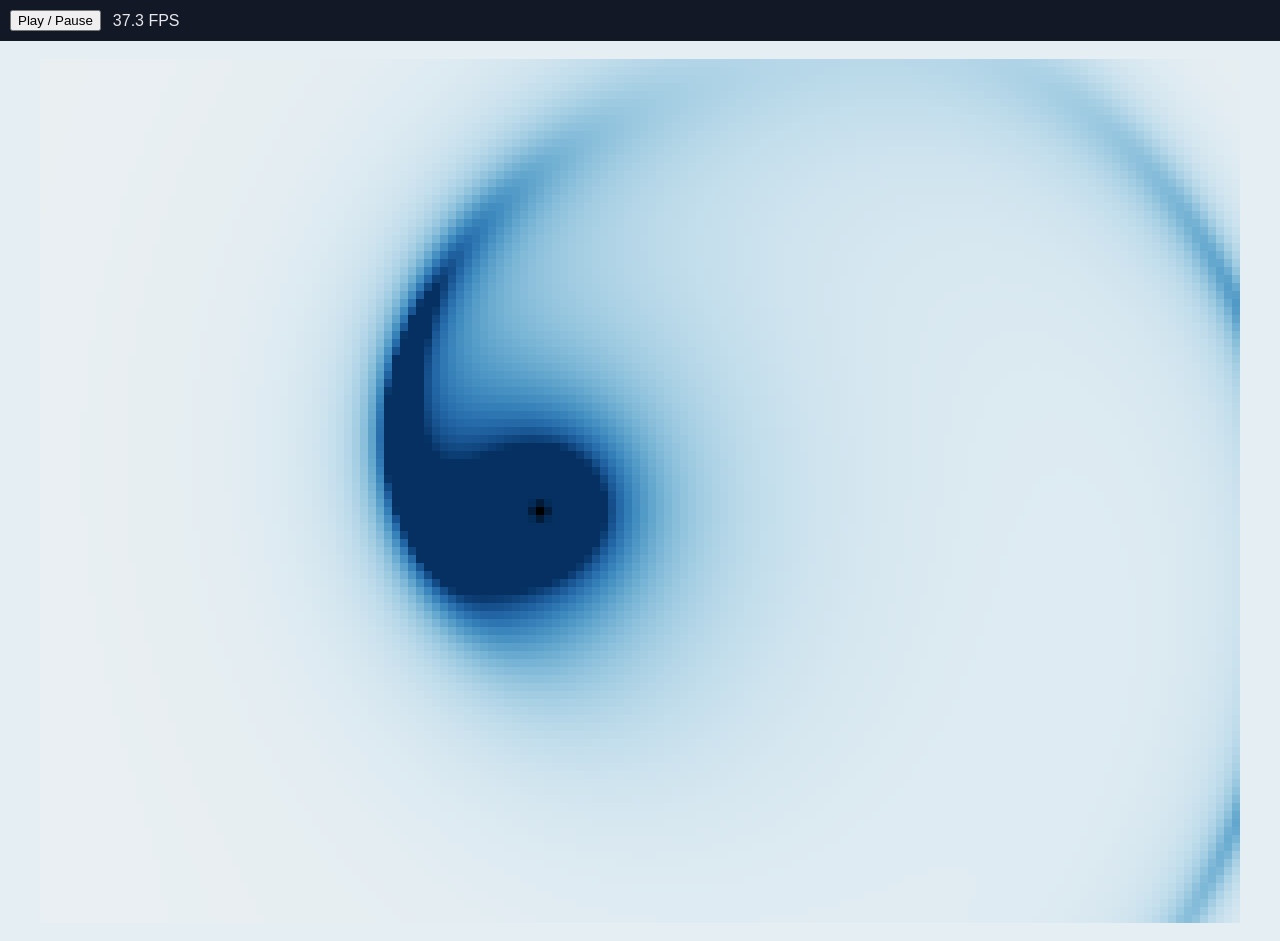
<file: demos/lw/index.html>
<!DOCTYPE html>
<html lang="en">
<head>
  <meta charset="UTF-8" />
  <title>Liénard–Wiechert Potential Explorer (WASM)</title>
  <style>
    html { height: 100%; }
    body { margin: 0; font-family: sans-serif; background: #e5eef2; height: 100%; }
    #ui { padding: 10px; display: flex; gap: 12px; align-items: center; background: #121826; color: #e6e6eb; }
    canvas { display: block; position: relative; margin-left: auto; margin-right: auto; top: 50%; transform: translateY(-50%); }
    #display { height: 100%; }
  </style>
</head>
<body>
<div id="ui">
  <button id="play">Play / Pause</button>
  <span id="framerate">0 FPS</span>
</div>
<div id="display">
  <canvas id="canvas"></canvas>
</div>

<script type="module" src="bootstrap.js"></script>
</body>
</html>
</file>
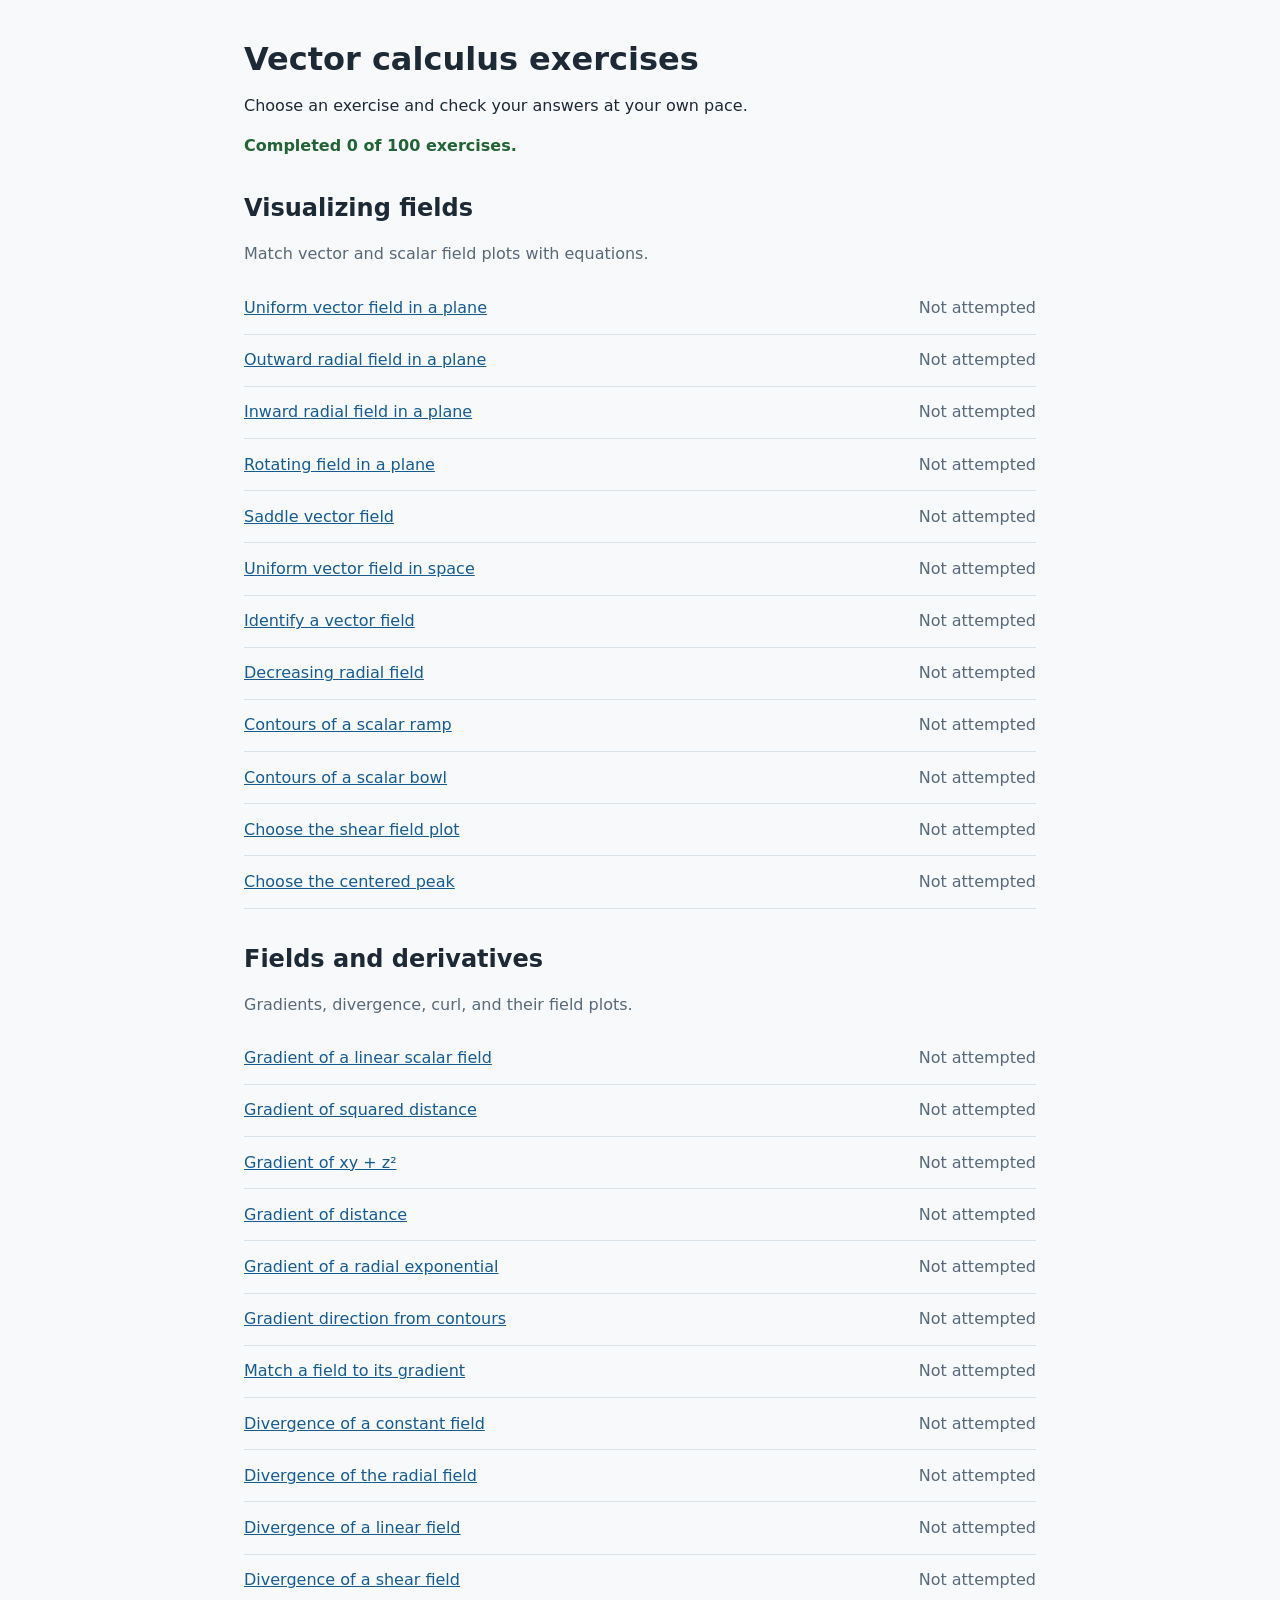
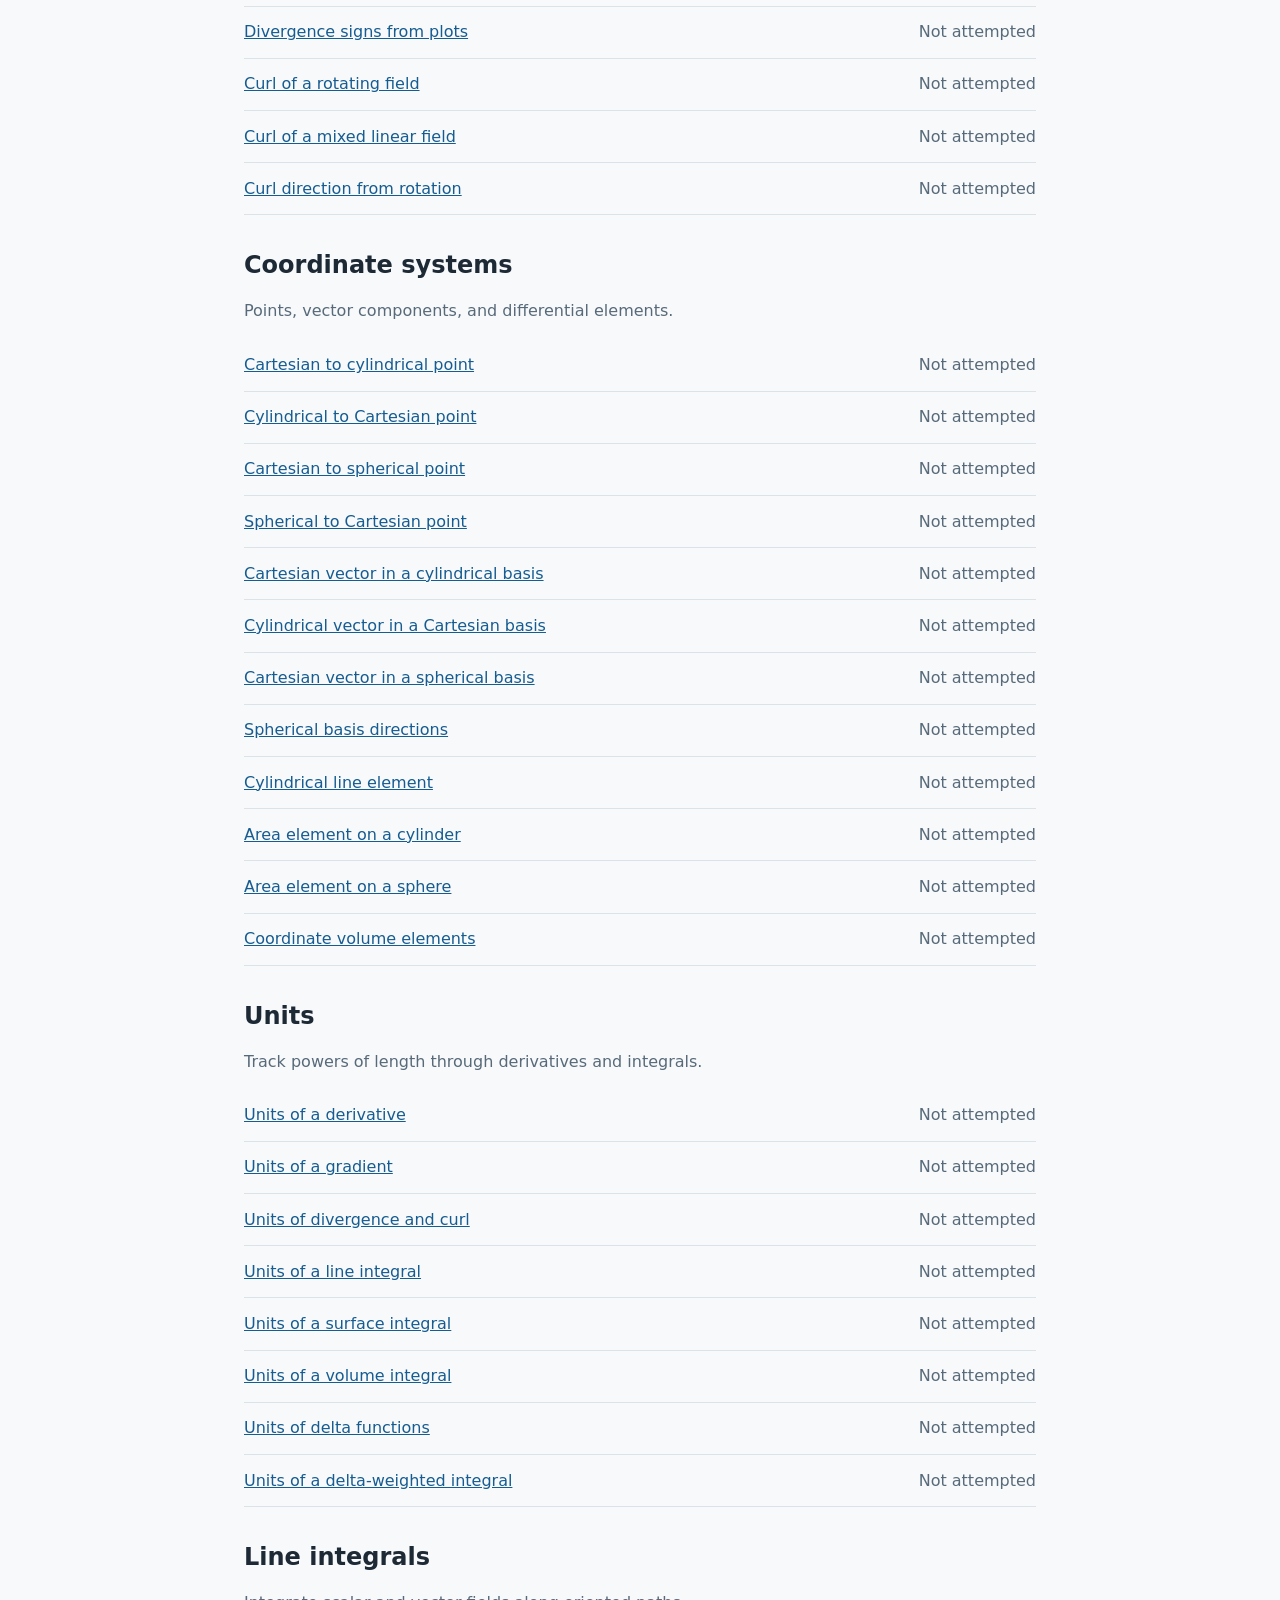
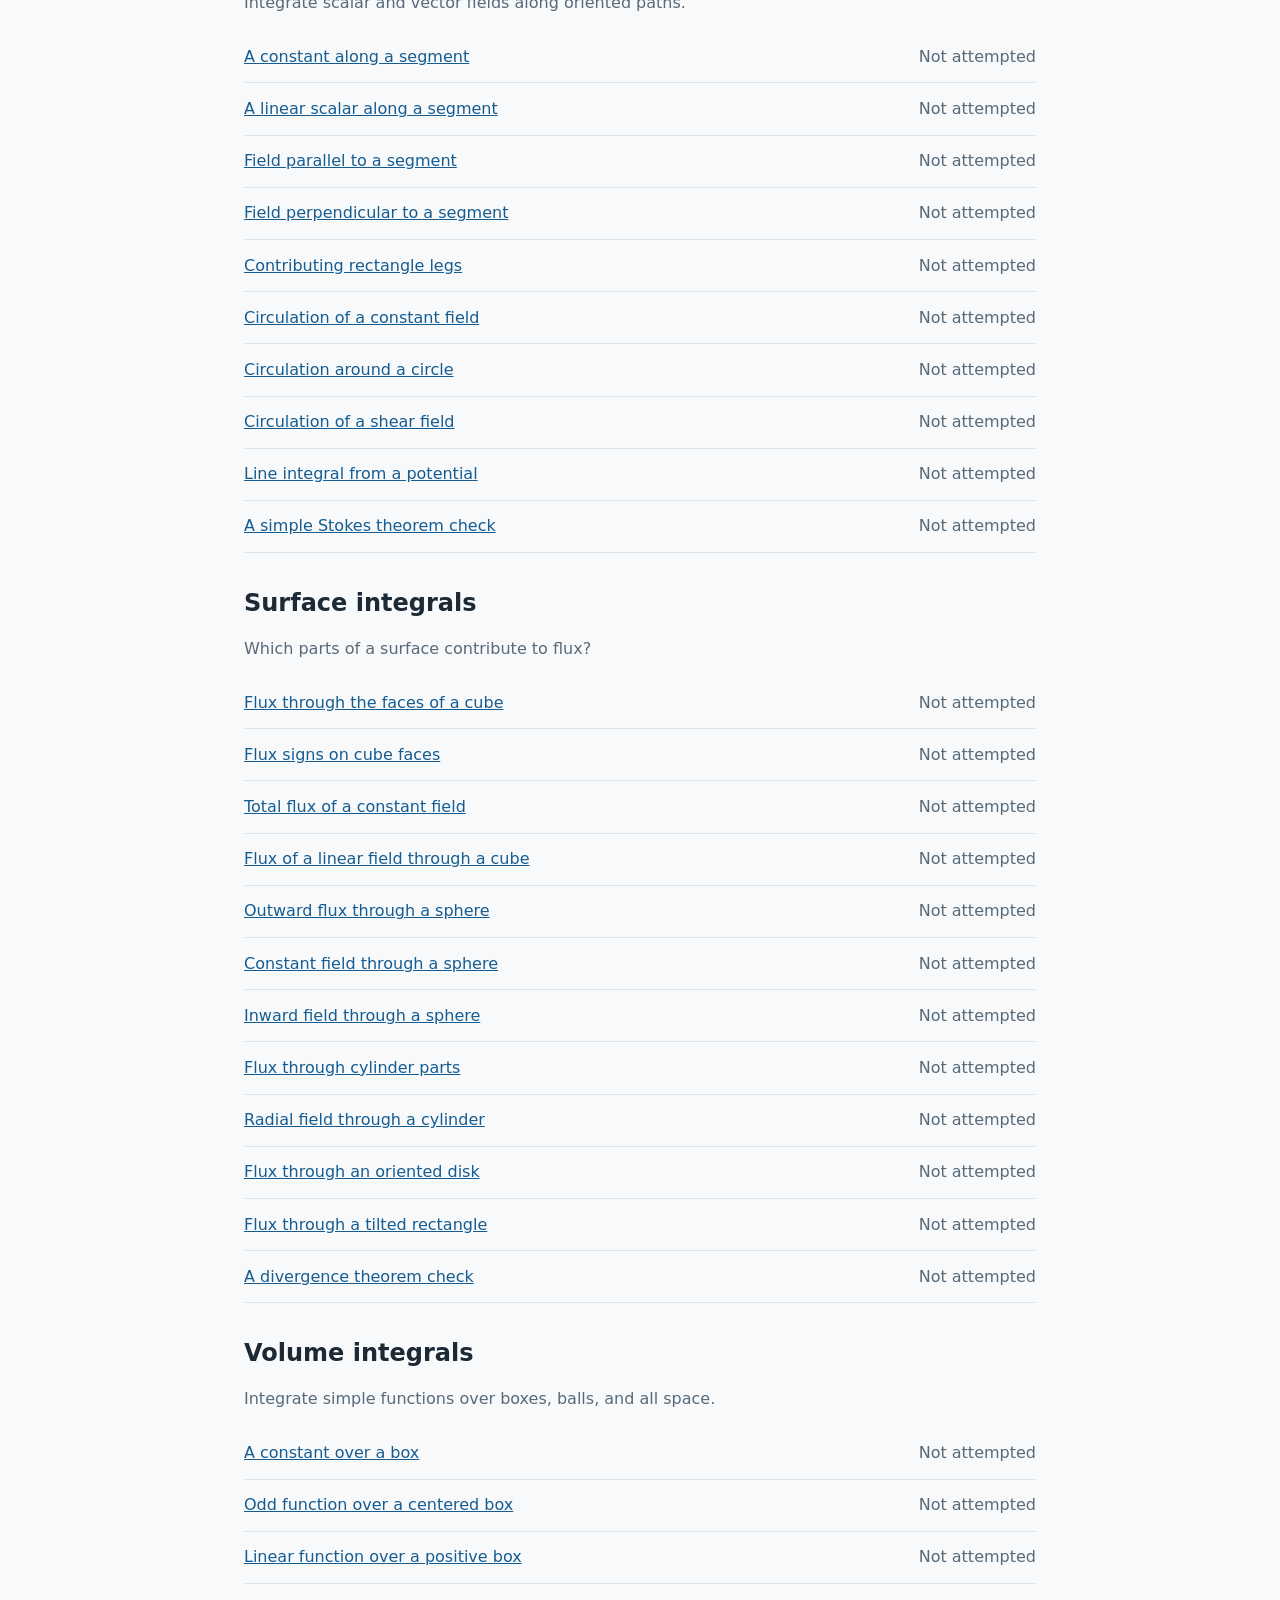
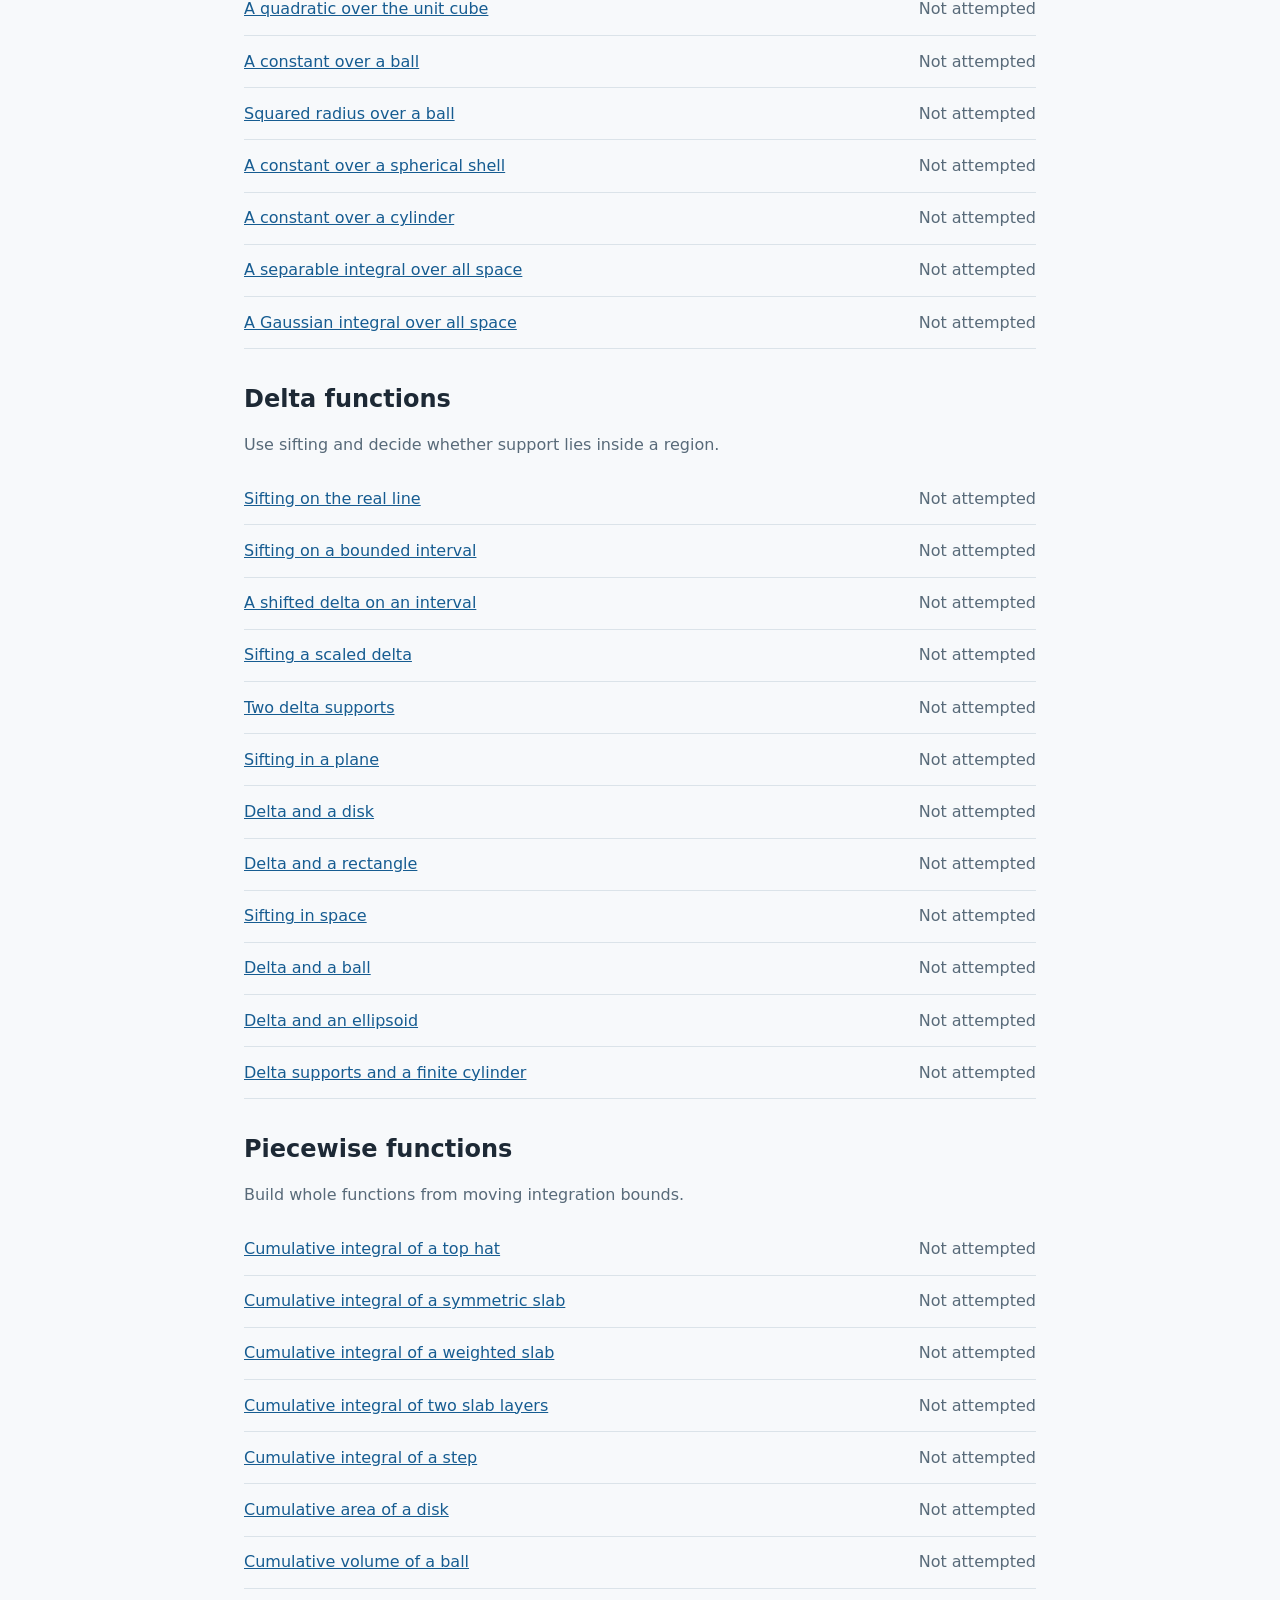
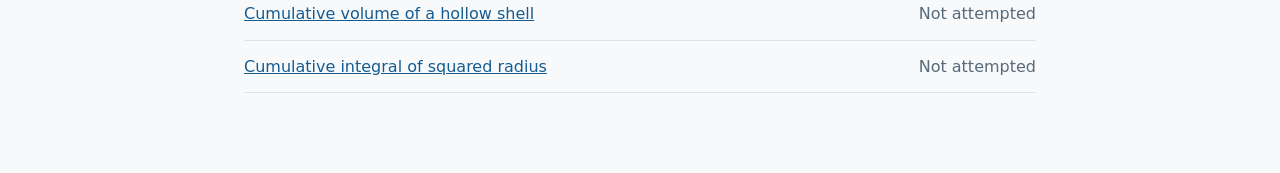
<file: teaching/dvc/index.html>
<!doctype html>
<html lang="en">
  <head>
    <meta charset="UTF-8">
    <meta name="viewport" content="width=device-width, initial-scale=1.0">
    <title>Vector calculus exercises</title>
    <script type="module" crossorigin src="./assets/index-12XIXLHi.js"></script>
    <link rel="stylesheet" crossorigin href="./assets/index-C8pljWcL.css">
  </head>
  <body>
    <div id="app"></div>
  </body>
</html>
</file>
<file: teaching/dvc/assets/index-C8pljWcL.css>
:root{font-family:system-ui,sans-serif;color:#1d2935;background:#f7f9fb;line-height:1.5}*{box-sizing:border-box}body{margin:0}a{color:#165c91}.page{max-width:52rem;margin:0 auto;padding:2rem 1.25rem 4rem}h1{margin:.5rem 0 1rem;line-height:1.2}h2{margin:2rem 0 .25rem}.module-description,.module-name,.progress-summary{color:#586a79}.module-name{margin:1.25rem 0 0}.completion-summary{color:#226435;font-weight:600}.exercise-list{list-style:none;padding:0;margin:1rem 0}.exercise-list li{display:flex;flex-wrap:wrap;justify-content:space-between;gap:.25rem 1rem;border-bottom:1px solid #dbe3e9;padding:.85rem 0}.statement{margin:1.5rem 0 2rem}.equation{overflow-x:auto}.widget{margin:1.5rem 0;border:1px solid #cad6df;border-radius:.5rem;background:#fff;padding:1rem}.widget figcaption{font-weight:700}.widget p{margin:.5rem 0}.widget-control{display:flex;flex-wrap:wrap;align-items:center;gap:.25rem 1rem}.widget-control label{display:flex;align-items:center;gap:.75rem}.widget-control input{width:min(15rem,48vw)}.widget-control output{color:#586a79;font-size:.9rem}.widget-plot{width:100%;height:clamp(18rem,60vw,30rem)}.widget pre{max-height:18rem;overflow:auto;padding:.75rem;background:#eef3f7;border-radius:.25rem;font-size:.8rem}.question{min-width:0;margin:1.5rem 0;padding:1rem;border:1px solid #cad6df;border-radius:.5rem;background:#fff}.question legend{font-weight:700}.question-prompt p{margin-top:0}.option{display:flex;align-items:flex-start;gap:.65rem;padding:.55rem;border-radius:.25rem;cursor:pointer}.option:hover{background:#f0f5f8}.option input{margin-top:.35rem}.option>span{min-width:0;overflow-x:auto}.correct-answer{background:#e6f4e8}.feedback{margin-top:.75rem}.feedback p{margin-bottom:0}.correct .feedback{color:#226435}.incorrect .feedback{color:#8a3a26}.actions{display:flex;align-items:center;gap:1rem}button{border:0;border-radius:.3rem;padding:.7rem 1rem;background:#165c91;color:#fff;font:inherit;cursor:pointer}button:disabled{opacity:.6;cursor:default}button.success-button{background:#226435}.score{font-weight:700}@media(max-width:36rem){.page{padding-top:1.25rem}}@font-face{font-display:block;font-family:KaTeX_AMS;font-style:normal;font-weight:400;src:url(./KaTeX_AMS-Regular-BQhdFMY1.woff2) format("woff2"),url(./KaTeX_AMS-Regular-DMm9YOAa.woff) format("woff"),url(./KaTeX_AMS-Regular-DRggAlZN.ttf) format("truetype")}@font-face{font-display:block;font-family:KaTeX_Caligraphic;font-style:normal;font-weight:700;src:url(./KaTeX_Caligraphic-Bold-Dq_IR9rO.woff2) format("woff2"),url(./KaTeX_Caligraphic-Bold-BEiXGLvX.woff) format("woff"),url(./KaTeX_Caligraphic-Bold-ATXxdsX0.ttf) format("truetype")}@font-face{font-display:block;font-family:KaTeX_Caligraphic;font-style:normal;font-weight:400;src:url(./KaTeX_Caligraphic-Regular-Di6jR-x-.woff2) format("woff2"),url(./KaTeX_Caligraphic-Regular-CTRA-rTL.woff) format("woff"),url(./KaTeX_Caligraphic-Regular-wX97UBjC.ttf) format("truetype")}@font-face{font-display:block;font-family:KaTeX_Fraktur;font-style:normal;font-weight:700;src:url(./KaTeX_Fraktur-Bold-CL6g_b3V.woff2) format("woff2"),url(./KaTeX_Fraktur-Bold-BsDP51OF.woff) format("woff"),url(./KaTeX_Fraktur-Bold-BdnERNNW.ttf) format("truetype")}@font-face{font-display:block;font-family:KaTeX_Fraktur;font-style:normal;font-weight:400;src:url(./KaTeX_Fraktur-Regular-CTYiF6lA.woff2) format("woff2"),url(./KaTeX_Fraktur-Regular-Dxdc4cR9.woff) format("woff"),url(./KaTeX_Fraktur-Regular-CB_wures.ttf) format("truetype")}@font-face{font-display:block;font-family:KaTeX_Main;font-style:normal;font-weight:700;src:url(./KaTeX_Main-Bold-Cx986IdX.woff2) format("woff2"),url(./KaTeX_Main-Bold-Jm3AIy58.woff) format("woff"),url(./KaTeX_Main-Bold-waoOVXN0.ttf) format("truetype")}@font-face{font-display:block;font-family:KaTeX_Main;font-style:italic;font-weight:700;src:url(./KaTeX_Main-BoldItalic-DxDJ3AOS.woff2) format("woff2"),url(./KaTeX_Main-BoldItalic-SpSLRI95.woff) format("woff"),url(./KaTeX_Main-BoldItalic-DzxPMmG6.ttf) format("truetype")}@font-face{font-display:block;font-family:KaTeX_Main;font-style:italic;font-weight:400;src:url(./KaTeX_Main-Italic-NWA7e6Wa.woff2) format("woff2"),url(./KaTeX_Main-Italic-BMLOBm91.woff) format("woff"),url(./KaTeX_Main-Italic-3WenGoN9.ttf) format("truetype")}@font-face{font-display:block;font-family:KaTeX_Main;font-style:normal;font-weight:400;src:url(./KaTeX_Main-Regular-B22Nviop.woff2) format("woff2"),url(./KaTeX_Main-Regular-Dr94JaBh.woff) format("woff"),url(./KaTeX_Main-Regular-ypZvNtVU.ttf) format("truetype")}@font-face{font-display:block;font-family:KaTeX_Math;font-style:italic;font-weight:700;src:url(./KaTeX_Math-BoldItalic-CZnvNsCZ.woff2) format("woff2"),url(./KaTeX_Math-BoldItalic-iY-2wyZ7.woff) format("woff"),url(./KaTeX_Math-BoldItalic-B3XSjfu4.ttf) format("truetype")}@font-face{font-display:block;font-family:KaTeX_Math;font-style:italic;font-weight:400;src:url(./KaTeX_Math-Italic-t53AETM-.woff2) format("woff2"),url(./KaTeX_Math-Italic-DA0__PXp.woff) format("woff"),url(./KaTeX_Math-Italic-flOr_0UB.ttf) format("truetype")}@font-face{font-display:block;font-family:KaTeX_SansSerif;font-style:normal;font-weight:700;src:url(./KaTeX_SansSerif-Bold-D1sUS0GD.woff2) format("woff2"),url(./KaTeX_SansSerif-Bold-DbIhKOiC.woff) format("woff"),url(./KaTeX_SansSerif-Bold-CFMepnvq.ttf) format("truetype")}@font-face{font-display:block;font-family:KaTeX_SansSerif;font-style:italic;font-weight:400;src:url(./KaTeX_SansSerif-Italic-C3H0VqGB.woff2) format("woff2"),url(./KaTeX_SansSerif-Italic-DN2j7dab.woff) format("woff"),url(./KaTeX_SansSerif-Italic-YYjJ1zSn.ttf) format("truetype")}@font-face{font-display:block;font-family:KaTeX_SansSerif;font-style:normal;font-weight:400;src:url(./KaTeX_SansSerif-Regular-DDBCnlJ7.woff2) format("woff2"),url(./KaTeX_SansSerif-Regular-CS6fqUqJ.woff) format("woff"),url(./KaTeX_SansSerif-Regular-BNo7hRIc.ttf) format("truetype")}@font-face{font-display:block;font-family:KaTeX_Script;font-style:normal;font-weight:400;src:url(./KaTeX_Script-Regular-D3wIWfF6.woff2) format("woff2"),url(./KaTeX_Script-Regular-D5yQViql.woff) format("woff"),url(./KaTeX_Script-Regular-C5JkGWo-.ttf) format("truetype")}@font-face{font-display:block;font-family:KaTeX_Size1;font-style:normal;font-weight:400;src:url(./KaTeX_Size1-Regular-mCD8mA8B.woff2) format("woff2"),url(./KaTeX_Size1-Regular-C195tn64.woff) format("woff"),url(./KaTeX_Size1-Regular-Dbsnue_I.ttf) format("truetype")}@font-face{font-display:block;font-family:KaTeX_Size2;font-style:normal;font-weight:400;src:url(./KaTeX_Size2-Regular-Dy4dx90m.woff2) format("woff2"),url(./KaTeX_Size2-Regular-oD1tc_U0.woff) format("woff"),url(./KaTeX_Size2-Regular-B7gKUWhC.ttf) format("truetype")}@font-face{font-display:block;font-family:KaTeX_Size3;font-style:normal;font-weight:400;src:url([data-uri]) format("woff2"),url(./KaTeX_Size3-Regular-CTq5MqoE.woff) format("woff"),url(./KaTeX_Size3-Regular-DgpXs0kz.ttf) format("truetype")}@font-face{font-display:block;font-family:KaTeX_Size4;font-style:normal;font-weight:400;src:url(./KaTeX_Size4-Regular-Dl5lxZxV.woff2) format("woff2"),url(./KaTeX_Size4-Regular-BF-4gkZK.woff) format("woff"),url(./KaTeX_Size4-Regular-DWFBv043.ttf) format("truetype")}@font-face{font-display:block;font-family:KaTeX_Typewriter;font-style:normal;font-weight:400;src:url(./KaTeX_Typewriter-Regular-CO6r4hn1.woff2) format("woff2"),url(./KaTeX_Typewriter-Regular-C0xS9mPB.woff) format("woff"),url(./KaTeX_Typewriter-Regular-D3Ib7_Hf.ttf) format("truetype")}.katex{font: 1.21em KaTeX_Main,Times New Roman,serif;line-height:1.2;position:relative;text-indent:0;text-rendering:auto}.katex *{-ms-high-contrast-adjust:none!important;border-color:currentColor}.katex .katex-version:after{content:"0.16.47"}.katex .katex-mathml{border:0;-webkit-clip-path:inset(50%);clip-path:inset(50%);height:1px;overflow:hidden;padding:0;position:absolute;width:1px}.katex .katex-html>.newline{display:block}.katex .base{position:relative;white-space:nowrap;width:-webkit-min-content;width:-moz-min-content;width:min-content}.katex .base,.katex .strut{display:inline-block}.katex .textbf{font-weight:700}.katex .textit{font-style:italic}.katex .textrm{font-family:KaTeX_Main}.katex .textsf{font-family:KaTeX_SansSerif}.katex .texttt{font-family:KaTeX_Typewriter}.katex .mathnormal{font-family:KaTeX_Math;font-style:italic}.katex .mathit{font-family:KaTeX_Main;font-style:italic}.katex .mathrm{font-style:normal}.katex .mathbf{font-family:KaTeX_Main;font-weight:700}.katex .boldsymbol{font-family:KaTeX_Math;font-style:italic;font-weight:700}.katex .amsrm,.katex .mathbb,.katex .textbb{font-family:KaTeX_AMS}.katex .mathcal{font-family:KaTeX_Caligraphic}.katex .mathfrak,.katex .textfrak{font-family:KaTeX_Fraktur}.katex .mathboldfrak,.katex .textboldfrak{font-family:KaTeX_Fraktur;font-weight:700}.katex .mathtt{font-family:KaTeX_Typewriter}.katex .mathscr,.katex .textscr{font-family:KaTeX_Script}.katex .mathsf,.katex .textsf{font-family:KaTeX_SansSerif}.katex .mathboldsf,.katex .textboldsf{font-family:KaTeX_SansSerif;font-weight:700}.katex .mathitsf,.katex .mathsfit,.katex .textitsf{font-family:KaTeX_SansSerif;font-style:italic}.katex .mainrm{font-family:KaTeX_Main;font-style:normal}.katex .vlist-t{border-collapse:collapse;display:inline-table;table-layout:fixed}.katex .vlist-r{display:table-row}.katex .vlist{display:table-cell;position:relative;vertical-align:bottom}.katex .vlist>span{display:block;height:0;position:relative}.katex .vlist>span>span{display:inline-block}.katex .vlist>span>.pstrut{overflow:hidden;width:0}.katex .vlist-t2{margin-right:-2px}.katex .vlist-s{display:table-cell;font-size:1px;min-width:2px;vertical-align:bottom;width:2px}.katex .vbox{align-items:baseline;display:inline-flex;flex-direction:column}.katex .hbox{width:100%}.katex .hbox,.katex .thinbox{display:inline-flex;flex-direction:row}.katex .thinbox{max-width:0;width:0}.katex .msupsub{text-align:left}.katex .mfrac>span>span{text-align:center}.katex .mfrac .frac-line{border-bottom-style:solid;display:inline-block;width:100%}.katex .hdashline,.katex .hline,.katex .mfrac .frac-line,.katex .overline .overline-line,.katex .rule,.katex .underline .underline-line{min-height:1px}.katex .mspace{display:inline-block}.katex .smash{display:inline;line-height:0}.katex .clap,.katex .llap,.katex .rlap{position:relative;width:0}.katex .clap>.inner,.katex .llap>.inner,.katex .rlap>.inner{position:absolute}.katex .clap>.fix,.katex .llap>.fix,.katex .rlap>.fix{display:inline-block}.katex .llap>.inner{right:0}.katex .clap>.inner,.katex .rlap>.inner{left:0}.katex .clap>.inner>span{margin-left:-50%;margin-right:50%}.katex .rule{border:0 solid;display:inline-block;position:relative}.katex .hline,.katex .overline .overline-line,.katex .underline .underline-line{border-bottom-style:solid;display:inline-block;width:100%}.katex .hdashline{border-bottom-style:dashed;display:inline-block;width:100%}.katex .sqrt>.root{margin-left:.2777777778em;margin-right:-.5555555556em}.katex .fontsize-ensurer.reset-size1.size1,.katex .sizing.reset-size1.size1{font-size:1em}.katex .fontsize-ensurer.reset-size1.size2,.katex .sizing.reset-size1.size2{font-size:1.2em}.katex .fontsize-ensurer.reset-size1.size3,.katex .sizing.reset-size1.size3{font-size:1.4em}.katex .fontsize-ensurer.reset-size1.size4,.katex .sizing.reset-size1.size4{font-size:1.6em}.katex .fontsize-ensurer.reset-size1.size5,.katex .sizing.reset-size1.size5{font-size:1.8em}.katex .fontsize-ensurer.reset-size1.size6,.katex .sizing.reset-size1.size6{font-size:2em}.katex .fontsize-ensurer.reset-size1.size7,.katex .sizing.reset-size1.size7{font-size:2.4em}.katex .fontsize-ensurer.reset-size1.size8,.katex .sizing.reset-size1.size8{font-size:2.88em}.katex .fontsize-ensurer.reset-size1.size9,.katex .sizing.reset-size1.size9{font-size:3.456em}.katex .fontsize-ensurer.reset-size1.size10,.katex .sizing.reset-size1.size10{font-size:4.148em}.katex .fontsize-ensurer.reset-size1.size11,.katex .sizing.reset-size1.size11{font-size:4.976em}.katex .fontsize-ensurer.reset-size2.size1,.katex .sizing.reset-size2.size1{font-size:.8333333333em}.katex .fontsize-ensurer.reset-size2.size2,.katex .sizing.reset-size2.size2{font-size:1em}.katex .fontsize-ensurer.reset-size2.size3,.katex .sizing.reset-size2.size3{font-size:1.1666666667em}.katex .fontsize-ensurer.reset-size2.size4,.katex .sizing.reset-size2.size4{font-size:1.3333333333em}.katex .fontsize-ensurer.reset-size2.size5,.katex .sizing.reset-size2.size5{font-size:1.5em}.katex .fontsize-ensurer.reset-size2.size6,.katex .sizing.reset-size2.size6{font-size:1.6666666667em}.katex .fontsize-ensurer.reset-size2.size7,.katex .sizing.reset-size2.size7{font-size:2em}.katex .fontsize-ensurer.reset-size2.size8,.katex .sizing.reset-size2.size8{font-size:2.4em}.katex .fontsize-ensurer.reset-size2.size9,.katex .sizing.reset-size2.size9{font-size:2.88em}.katex .fontsize-ensurer.reset-size2.size10,.katex .sizing.reset-size2.size10{font-size:3.4566666667em}.katex .fontsize-ensurer.reset-size2.size11,.katex .sizing.reset-size2.size11{font-size:4.1466666667em}.katex .fontsize-ensurer.reset-size3.size1,.katex .sizing.reset-size3.size1{font-size:.7142857143em}.katex .fontsize-ensurer.reset-size3.size2,.katex .sizing.reset-size3.size2{font-size:.8571428571em}.katex .fontsize-ensurer.reset-size3.size3,.katex .sizing.reset-size3.size3{font-size:1em}.katex .fontsize-ensurer.reset-size3.size4,.katex .sizing.reset-size3.size4{font-size:1.1428571429em}.katex .fontsize-ensurer.reset-size3.size5,.katex .sizing.reset-size3.size5{font-size:1.2857142857em}.katex .fontsize-ensurer.reset-size3.size6,.katex .sizing.reset-size3.size6{font-size:1.4285714286em}.katex .fontsize-ensurer.reset-size3.size7,.katex .sizing.reset-size3.size7{font-size:1.7142857143em}.katex .fontsize-ensurer.reset-size3.size8,.katex .sizing.reset-size3.size8{font-size:2.0571428571em}.katex .fontsize-ensurer.reset-size3.size9,.katex .sizing.reset-size3.size9{font-size:2.4685714286em}.katex .fontsize-ensurer.reset-size3.size10,.katex .sizing.reset-size3.size10{font-size:2.9628571429em}.katex .fontsize-ensurer.reset-size3.size11,.katex .sizing.reset-size3.size11{font-size:3.5542857143em}.katex .fontsize-ensurer.reset-size4.size1,.katex .sizing.reset-size4.size1{font-size:.625em}.katex .fontsize-ensurer.reset-size4.size2,.katex .sizing.reset-size4.size2{font-size:.75em}.katex .fontsize-ensurer.reset-size4.size3,.katex .sizing.reset-size4.size3{font-size:.875em}.katex .fontsize-ensurer.reset-size4.size4,.katex .sizing.reset-size4.size4{font-size:1em}.katex .fontsize-ensurer.reset-size4.size5,.katex .sizing.reset-size4.size5{font-size:1.125em}.katex .fontsize-ensurer.reset-size4.size6,.katex .sizing.reset-size4.size6{font-size:1.25em}.katex .fontsize-ensurer.reset-size4.size7,.katex .sizing.reset-size4.size7{font-size:1.5em}.katex .fontsize-ensurer.reset-size4.size8,.katex .sizing.reset-size4.size8{font-size:1.8em}.katex .fontsize-ensurer.reset-size4.size9,.katex .sizing.reset-size4.size9{font-size:2.16em}.katex .fontsize-ensurer.reset-size4.size10,.katex .sizing.reset-size4.size10{font-size:2.5925em}.katex .fontsize-ensurer.reset-size4.size11,.katex .sizing.reset-size4.size11{font-size:3.11em}.katex .fontsize-ensurer.reset-size5.size1,.katex .sizing.reset-size5.size1{font-size:.5555555556em}.katex .fontsize-ensurer.reset-size5.size2,.katex .sizing.reset-size5.size2{font-size:.6666666667em}.katex .fontsize-ensurer.reset-size5.size3,.katex .sizing.reset-size5.size3{font-size:.7777777778em}.katex .fontsize-ensurer.reset-size5.size4,.katex .sizing.reset-size5.size4{font-size:.8888888889em}.katex .fontsize-ensurer.reset-size5.size5,.katex .sizing.reset-size5.size5{font-size:1em}.katex .fontsize-ensurer.reset-size5.size6,.katex .sizing.reset-size5.size6{font-size:1.1111111111em}.katex .fontsize-ensurer.reset-size5.size7,.katex .sizing.reset-size5.size7{font-size:1.3333333333em}.katex .fontsize-ensurer.reset-size5.size8,.katex .sizing.reset-size5.size8{font-size:1.6em}.katex .fontsize-ensurer.reset-size5.size9,.katex .sizing.reset-size5.size9{font-size:1.92em}.katex .fontsize-ensurer.reset-size5.size10,.katex .sizing.reset-size5.size10{font-size:2.3044444444em}.katex .fontsize-ensurer.reset-size5.size11,.katex .sizing.reset-size5.size11{font-size:2.7644444444em}.katex .fontsize-ensurer.reset-size6.size1,.katex .sizing.reset-size6.size1{font-size:.5em}.katex .fontsize-ensurer.reset-size6.size2,.katex .sizing.reset-size6.size2{font-size:.6em}.katex .fontsize-ensurer.reset-size6.size3,.katex .sizing.reset-size6.size3{font-size:.7em}.katex .fontsize-ensurer.reset-size6.size4,.katex .sizing.reset-size6.size4{font-size:.8em}.katex .fontsize-ensurer.reset-size6.size5,.katex .sizing.reset-size6.size5{font-size:.9em}.katex .fontsize-ensurer.reset-size6.size6,.katex .sizing.reset-size6.size6{font-size:1em}.katex .fontsize-ensurer.reset-size6.size7,.katex .sizing.reset-size6.size7{font-size:1.2em}.katex .fontsize-ensurer.reset-size6.size8,.katex .sizing.reset-size6.size8{font-size:1.44em}.katex .fontsize-ensurer.reset-size6.size9,.katex .sizing.reset-size6.size9{font-size:1.728em}.katex .fontsize-ensurer.reset-size6.size10,.katex .sizing.reset-size6.size10{font-size:2.074em}.katex .fontsize-ensurer.reset-size6.size11,.katex .sizing.reset-size6.size11{font-size:2.488em}.katex .fontsize-ensurer.reset-size7.size1,.katex .sizing.reset-size7.size1{font-size:.4166666667em}.katex .fontsize-ensurer.reset-size7.size2,.katex .sizing.reset-size7.size2{font-size:.5em}.katex .fontsize-ensurer.reset-size7.size3,.katex .sizing.reset-size7.size3{font-size:.5833333333em}.katex .fontsize-ensurer.reset-size7.size4,.katex .sizing.reset-size7.size4{font-size:.6666666667em}.katex .fontsize-ensurer.reset-size7.size5,.katex .sizing.reset-size7.size5{font-size:.75em}.katex .fontsize-ensurer.reset-size7.size6,.katex .sizing.reset-size7.size6{font-size:.8333333333em}.katex .fontsize-ensurer.reset-size7.size7,.katex .sizing.reset-size7.size7{font-size:1em}.katex .fontsize-ensurer.reset-size7.size8,.katex .sizing.reset-size7.size8{font-size:1.2em}.katex .fontsize-ensurer.reset-size7.size9,.katex .sizing.reset-size7.size9{font-size:1.44em}.katex .fontsize-ensurer.reset-size7.size10,.katex .sizing.reset-size7.size10{font-size:1.7283333333em}.katex .fontsize-ensurer.reset-size7.size11,.katex .sizing.reset-size7.size11{font-size:2.0733333333em}.katex .fontsize-ensurer.reset-size8.size1,.katex .sizing.reset-size8.size1{font-size:.3472222222em}.katex .fontsize-ensurer.reset-size8.size2,.katex .sizing.reset-size8.size2{font-size:.4166666667em}.katex .fontsize-ensurer.reset-size8.size3,.katex .sizing.reset-size8.size3{font-size:.4861111111em}.katex .fontsize-ensurer.reset-size8.size4,.katex .sizing.reset-size8.size4{font-size:.5555555556em}.katex .fontsize-ensurer.reset-size8.size5,.katex .sizing.reset-size8.size5{font-size:.625em}.katex .fontsize-ensurer.reset-size8.size6,.katex .sizing.reset-size8.size6{font-size:.6944444444em}.katex .fontsize-ensurer.reset-size8.size7,.katex .sizing.reset-size8.size7{font-size:.8333333333em}.katex .fontsize-ensurer.reset-size8.size8,.katex .sizing.reset-size8.size8{font-size:1em}.katex .fontsize-ensurer.reset-size8.size9,.katex .sizing.reset-size8.size9{font-size:1.2em}.katex .fontsize-ensurer.reset-size8.size10,.katex .sizing.reset-size8.size10{font-size:1.4402777778em}.katex .fontsize-ensurer.reset-size8.size11,.katex .sizing.reset-size8.size11{font-size:1.7277777778em}.katex .fontsize-ensurer.reset-size9.size1,.katex .sizing.reset-size9.size1{font-size:.2893518519em}.katex .fontsize-ensurer.reset-size9.size2,.katex .sizing.reset-size9.size2{font-size:.3472222222em}.katex .fontsize-ensurer.reset-size9.size3,.katex .sizing.reset-size9.size3{font-size:.4050925926em}.katex .fontsize-ensurer.reset-size9.size4,.katex .sizing.reset-size9.size4{font-size:.462962963em}.katex .fontsize-ensurer.reset-size9.size5,.katex .sizing.reset-size9.size5{font-size:.5208333333em}.katex .fontsize-ensurer.reset-size9.size6,.katex .sizing.reset-size9.size6{font-size:.5787037037em}.katex .fontsize-ensurer.reset-size9.size7,.katex .sizing.reset-size9.size7{font-size:.6944444444em}.katex .fontsize-ensurer.reset-size9.size8,.katex .sizing.reset-size9.size8{font-size:.8333333333em}.katex .fontsize-ensurer.reset-size9.size9,.katex .sizing.reset-size9.size9{font-size:1em}.katex .fontsize-ensurer.reset-size9.size10,.katex .sizing.reset-size9.size10{font-size:1.2002314815em}.katex .fontsize-ensurer.reset-size9.size11,.katex .sizing.reset-size9.size11{font-size:1.4398148148em}.katex .fontsize-ensurer.reset-size10.size1,.katex .sizing.reset-size10.size1{font-size:.2410800386em}.katex .fontsize-ensurer.reset-size10.size2,.katex .sizing.reset-size10.size2{font-size:.2892960463em}.katex .fontsize-ensurer.reset-size10.size3,.katex .sizing.reset-size10.size3{font-size:.337512054em}.katex .fontsize-ensurer.reset-size10.size4,.katex .sizing.reset-size10.size4{font-size:.3857280617em}.katex .fontsize-ensurer.reset-size10.size5,.katex .sizing.reset-size10.size5{font-size:.4339440694em}.katex .fontsize-ensurer.reset-size10.size6,.katex .sizing.reset-size10.size6{font-size:.4821600771em}.katex .fontsize-ensurer.reset-size10.size7,.katex .sizing.reset-size10.size7{font-size:.5785920926em}.katex .fontsize-ensurer.reset-size10.size8,.katex .sizing.reset-size10.size8{font-size:.6943105111em}.katex .fontsize-ensurer.reset-size10.size9,.katex .sizing.reset-size10.size9{font-size:.8331726133em}.katex .fontsize-ensurer.reset-size10.size10,.katex .sizing.reset-size10.size10{font-size:1em}.katex .fontsize-ensurer.reset-size10.size11,.katex .sizing.reset-size10.size11{font-size:1.1996142719em}.katex .fontsize-ensurer.reset-size11.size1,.katex .sizing.reset-size11.size1{font-size:.2009646302em}.katex .fontsize-ensurer.reset-size11.size2,.katex .sizing.reset-size11.size2{font-size:.2411575563em}.katex .fontsize-ensurer.reset-size11.size3,.katex .sizing.reset-size11.size3{font-size:.2813504823em}.katex .fontsize-ensurer.reset-size11.size4,.katex .sizing.reset-size11.size4{font-size:.3215434084em}.katex .fontsize-ensurer.reset-size11.size5,.katex .sizing.reset-size11.size5{font-size:.3617363344em}.katex .fontsize-ensurer.reset-size11.size6,.katex .sizing.reset-size11.size6{font-size:.4019292605em}.katex .fontsize-ensurer.reset-size11.size7,.katex .sizing.reset-size11.size7{font-size:.4823151125em}.katex .fontsize-ensurer.reset-size11.size8,.katex .sizing.reset-size11.size8{font-size:.578778135em}.katex .fontsize-ensurer.reset-size11.size9,.katex .sizing.reset-size11.size9{font-size:.6945337621em}.katex .fontsize-ensurer.reset-size11.size10,.katex .sizing.reset-size11.size10{font-size:.8336012862em}.katex .fontsize-ensurer.reset-size11.size11,.katex .sizing.reset-size11.size11{font-size:1em}.katex .delimsizing.size1{font-family:KaTeX_Size1}.katex .delimsizing.size2{font-family:KaTeX_Size2}.katex .delimsizing.size3{font-family:KaTeX_Size3}.katex .delimsizing.size4{font-family:KaTeX_Size4}.katex .delimsizing.mult .delim-size1>span{font-family:KaTeX_Size1}.katex .delimsizing.mult .delim-size4>span{font-family:KaTeX_Size4}.katex .nulldelimiter{display:inline-block;width:.12em}.katex .delimcenter,.katex .op-symbol{position:relative}.katex .op-symbol.small-op{font-family:KaTeX_Size1}.katex .op-symbol.large-op{font-family:KaTeX_Size2}.katex .accent>.vlist-t,.katex .op-limits>.vlist-t{text-align:center}.katex .accent .accent-body{position:relative}.katex .accent .accent-body:not(.accent-full){width:0}.katex .overlay{display:block}.katex .mtable .vertical-separator{display:inline-block;min-width:1px}.katex .mtable .arraycolsep{display:inline-block}.katex .mtable .col-align-c>.vlist-t{text-align:center}.katex .mtable .col-align-l>.vlist-t{text-align:left}.katex .mtable .col-align-r>.vlist-t{text-align:right}.katex .svg-align{text-align:left}.katex svg{fill:currentColor;stroke:currentColor;display:block;height:inherit;position:absolute;width:100%}.katex svg path{stroke:none}.katex svg{fill-rule:nonzero;fill-opacity:1;stroke-width:1;stroke-linecap:butt;stroke-linejoin:miter;stroke-miterlimit:4;stroke-dasharray:none;stroke-dashoffset:0;stroke-opacity:1}.katex img{border-style:none;max-height:none;max-width:none;min-height:0;min-width:0}.katex .stretchy{display:block;overflow:hidden;position:relative;width:100%}.katex .stretchy:after,.katex .stretchy:before{content:""}.katex .hide-tail{overflow:hidden;position:relative;width:100%}.katex .halfarrow-left{left:0;overflow:hidden;position:absolute;width:50.2%}.katex .halfarrow-right{overflow:hidden;position:absolute;right:0;width:50.2%}.katex .brace-left{left:0;overflow:hidden;position:absolute;width:25.1%}.katex .brace-center{left:25%;overflow:hidden;position:absolute;width:50%}.katex .brace-right{overflow:hidden;position:absolute;right:0;width:25.1%}.katex .x-arrow-pad{padding:0 .5em}.katex .cd-arrow-pad{padding:0 .55556em 0 .27778em}.katex .mover,.katex .munder,.katex .x-arrow{text-align:center}.katex .boxpad{padding:0 .3em}.katex .fbox,.katex .fcolorbox{border:.04em solid;box-sizing:border-box}.katex .cancel-pad{padding:0 .2em}.katex .cancel-lap{margin-left:-.2em;margin-right:-.2em}.katex .sout{border-bottom-style:solid;border-bottom-width:.08em}.katex .angl{border-right:.049em solid;border-top:.049em solid;box-sizing:border-box;margin-right:.03889em}.katex .anglpad{padding:0 .03889em}.katex .eqn-num:before{content:"(" counter(katexEqnNo) ")";counter-increment:katexEqnNo}.katex .mml-eqn-num:before{content:"(" counter(mmlEqnNo) ")";counter-increment:mmlEqnNo}.katex .mtr-glue{width:50%}.katex .cd-vert-arrow{display:inline-block;position:relative}.katex .cd-label-left{display:inline-block;position:absolute;right:calc(50% + .3em);text-align:left}.katex .cd-label-right{display:inline-block;left:calc(50% + .3em);position:absolute;text-align:right}.katex-display{display:block;margin:1em 0;text-align:center}.katex-display>.katex{display:block;text-align:center;white-space:nowrap}.katex-display>.katex>.katex-html{display:block;position:relative}.katex-display>.katex>.katex-html>.tag{position:absolute;right:0}.katex-display.leqno>.katex>.katex-html>.tag{left:0;right:auto}.katex-display.fleqn>.katex{padding-left:2em;text-align:left}body{counter-reset:katexEqnNo mmlEqnNo}
</file>
